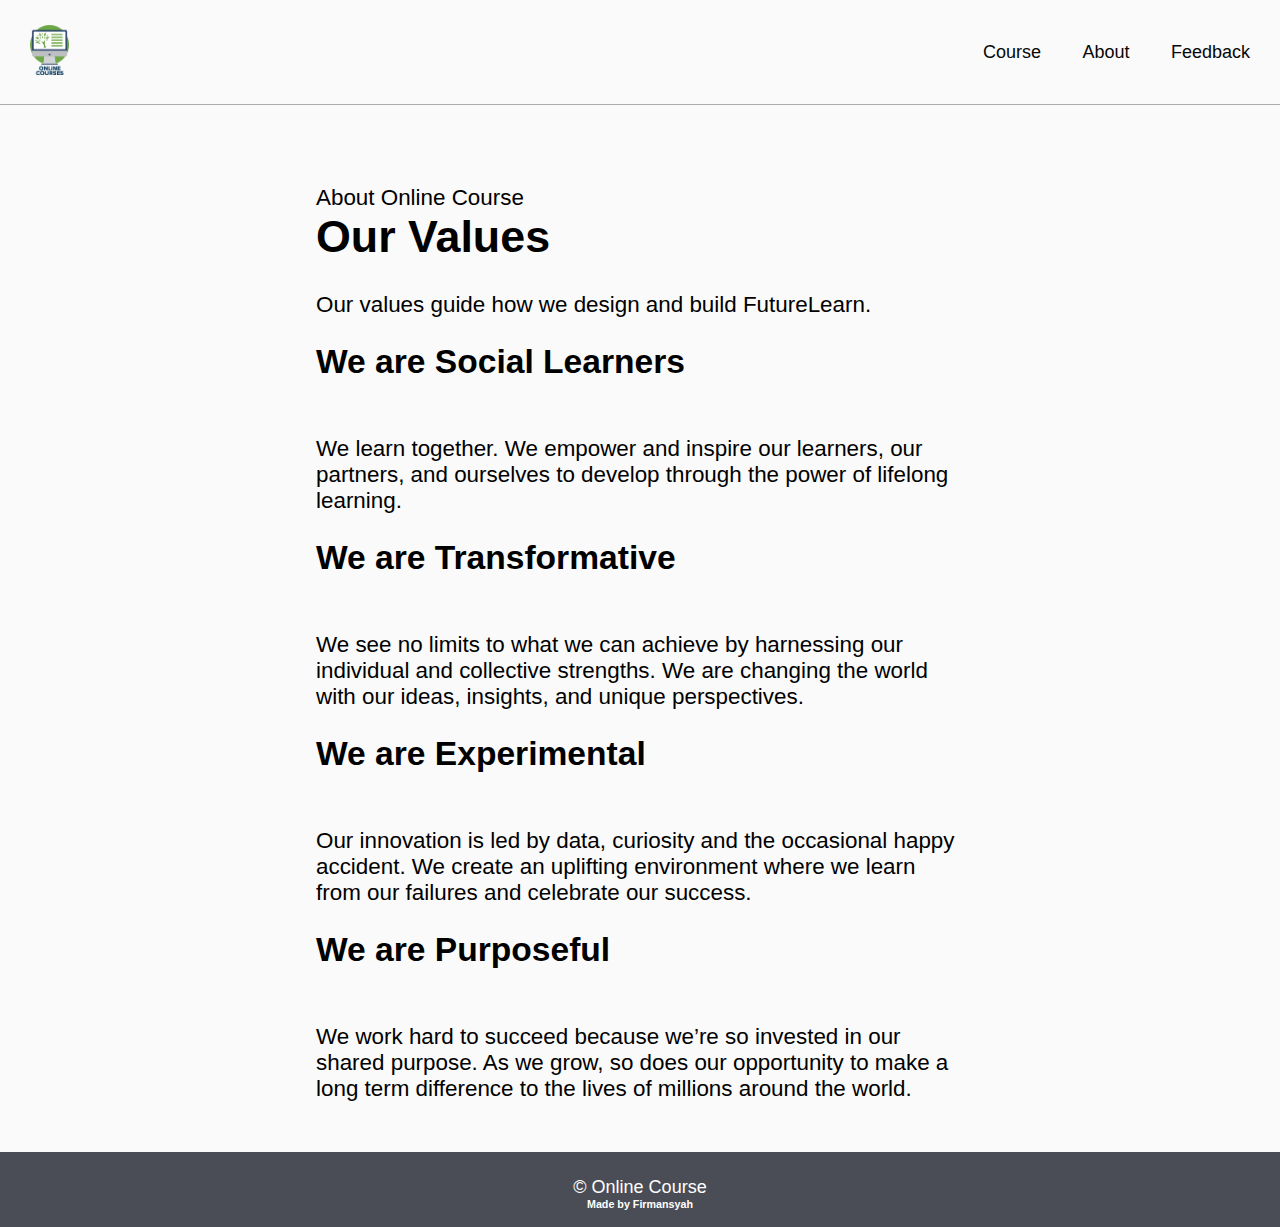
<file: html/about.html>
<!DOCTYPE html>
<html lang="en">
  <head>
    <meta charset="UTF-8" />
    <meta name="viewport" content="width=device-width, initial-scale=1.0" />
    <title>Tugas Desain dan Pemrograman Web </title>
    <link rel="stylesheet" href="../css/about.css" />
    
    <!--[if lt IE 9]>
    <script src="http://html5shiv.googlecode.com/svn/trunk/html5.js"></script>
    <![endif]-->
  </head>
  <body>
    <nav>
      <div class="menu">
        <a class="logo" href="../index.html" >
          <img src="../image/logocourse.png" alt="Logo course" widh="50" height="50"> 
        </a>
        <ul>
          <li><a href="allcourse.html">Course</a></li>
          <li><a href="about.html">About</a></li>
          <li><a href="feedback.html">Feedback</a></li>
        </ul>
       </div>
    </nav>
    <div class="main">   
      <section class="main-content">
          <article>
              <p>About Online Course</p>
              <h1>Our Values</h1>
              <p>Our values guide how we design and build FutureLearn.</p>
              <h2>We are Social Learners</h2>
              <p>We learn together. We empower and inspire our learners, our partners, and ourselves to develop through the power of lifelong learning.</p>
              <h2>We are Transformative</h2>
              <p>We see no limits to what we can achieve by harnessing our individual and collective strengths. We are changing the world with our ideas, insights, and unique perspectives.</p>
              <h2>We are Experimental</h2>
              <p>Our innovation is led by data, curiosity and the occasional happy accident. We create an uplifting environment where we learn from our failures and celebrate our success.</p>
              <h2>We are Purposeful</h2>
              <p>We work hard to succeed because we’re so invested in our shared purpose. As we grow, so does our opportunity to make a long term difference to the lives of millions around the world.</p>
        </article>

      </section>
    </div>
    <div class="footer">
      <p>&copy; Online Course</p>
      <h6>Made by Firmansyah</h6>
    </div>
  </body>
</file>
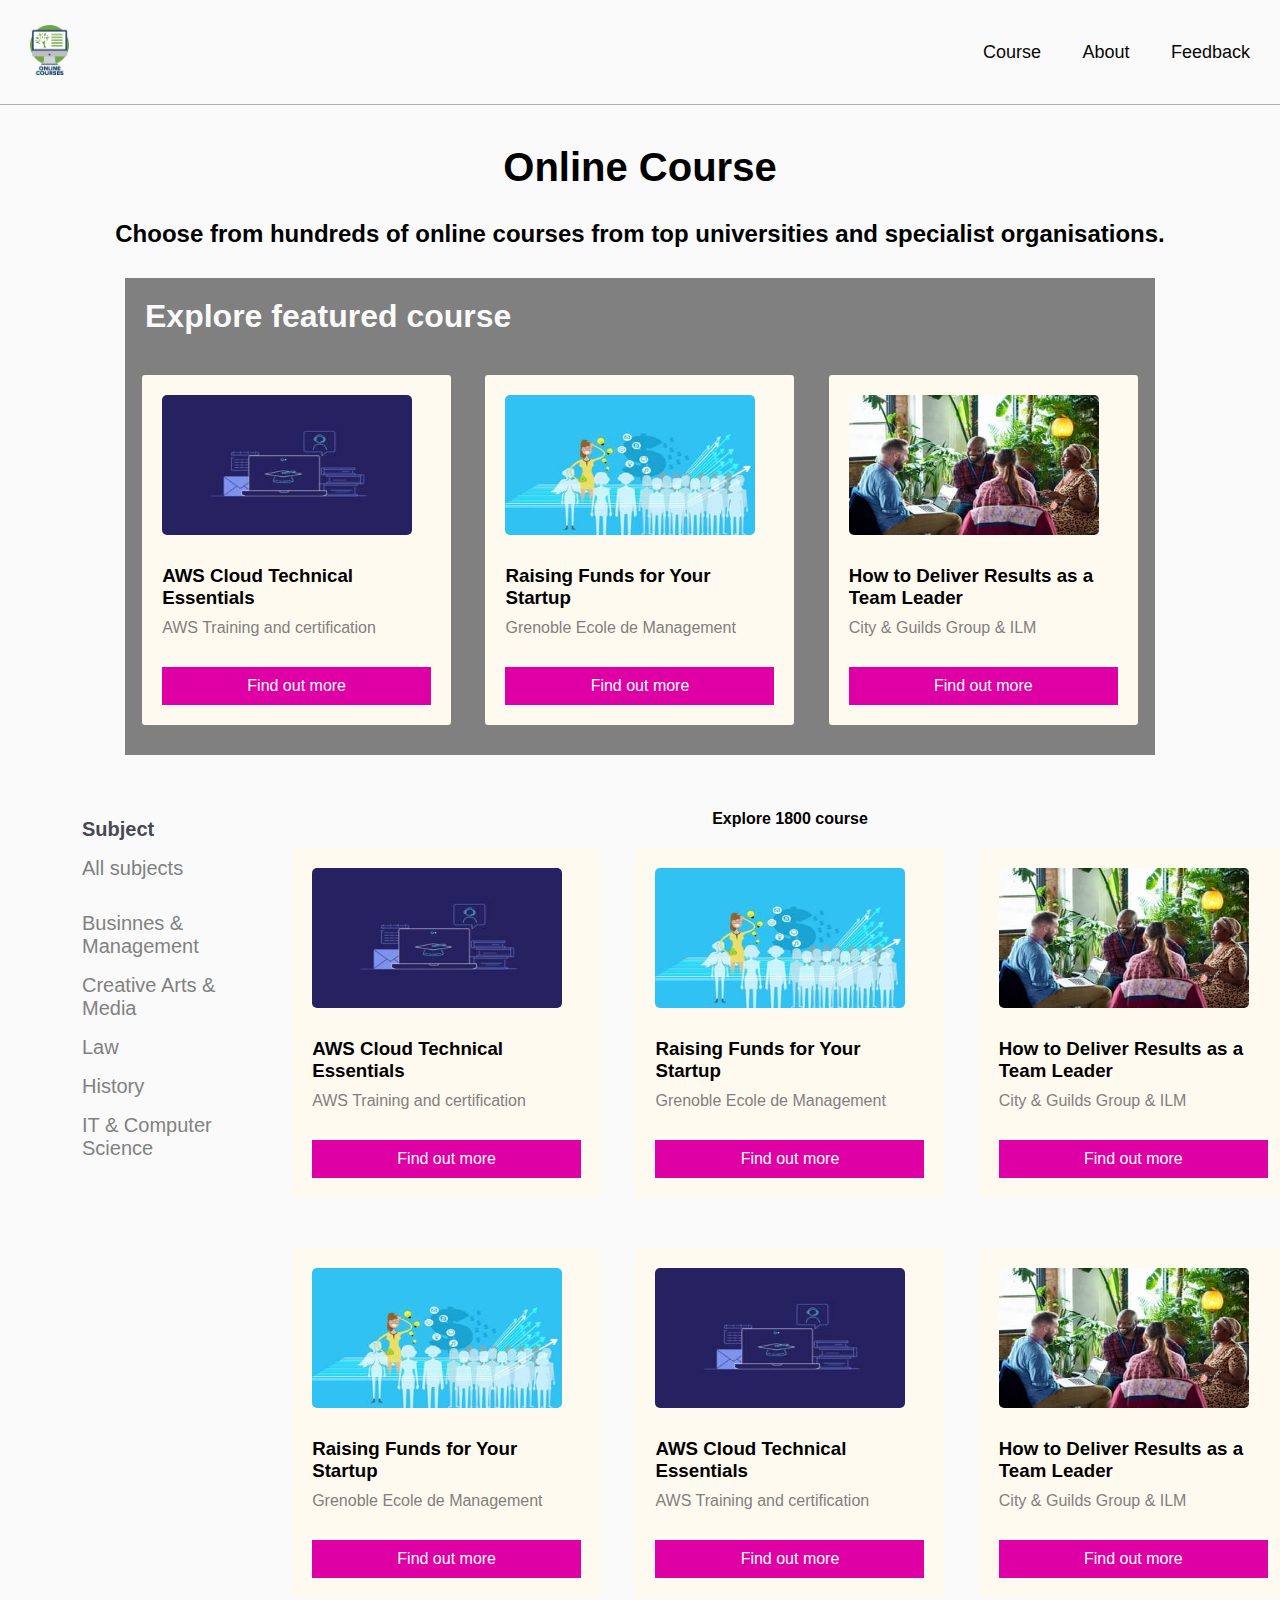
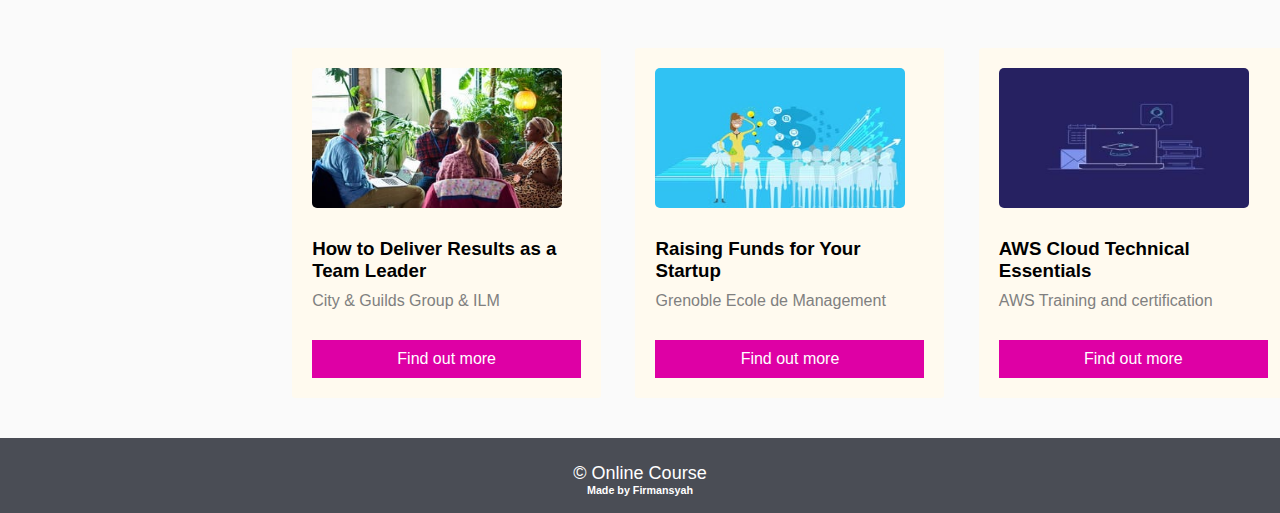
<file: html/allcourse.html>
<!DOCTYPE html>
<html lang="en">
  <head>
    <meta charset="UTF-8" />
    <meta name="viewport" content="width=device-width, initial-scale=1.0" />
    <title>Tugas Desain dan Pemrograman Web </title>
    <link rel="stylesheet" href="../css/allcourse.css" />
    
    <!--[if lt IE 9]>
    <script src="http://html5shiv.googlecode.com/svn/trunk/html5.js"></script>
    <![endif]-->
  </head>
  <body>
    <nav>
        <div class="menu">
          <a class="logo" href="../index.html" >
            <img src="../image/logocourse.png" alt="Logo course" widh="50" height="50"> 
          </a>
          <ul>
            <li><a href="allcourse.html">Course</a></li>
            <li><a href="about.html">About</a></li>
            <li><a href="feedback.html">Feedback</a></li>
          </ul>
        </div>
    </nav>
    <div class="main"> 
      <header>
          <h1>Online Course</h1>
          <h4>Choose from hundreds of online courses from top universities and specialist organisations.</h4>
          <div class="courses">
            <h1>Explore featured course</h1>
            <div class="box_courses">
              <div class="card">
                <a href="course.html" class="card1">
                  <img src="../image/aws.jpg" alt="aws" width="250px" height="140px" >
                  <div class="card-text">
                    <h3>AWS Cloud Technical Essentials</h3>
                    <p>AWS Training and certification</p>
                  </div>
                  <div class="block">
                    <p>Find out more</p>
                  </div>
                  
                </a>
                <a href="../html/pvj.html" class="card1">
                  <img src="../image/funds.jpg" alt="funds" width="250px" height="140px" >
                  <div class="card-text">
                    <h3>Raising Funds for Your Startup</h3>
                    <p>Grenoble Ecole de Management</p>
                  </div>
                  <div class="block">
                    <p>Find out more</p>
                  </div>
                </a>
                <a href="./html/tunjplaza.html" class="card1">
                  <img src="../image/teamleader.jpg" alt="teamleader" width="250px" height="140px" >
                  <div class="card-text">
                    <h3>How to Deliver Results as a Team Leader</h3>
                    <p>City & Guilds Group & ILM</p>
                  </div>
                  <div class="block">
                    <p>Find out more</p>
                  </div>
                </a>
              </div>

            </div>
          </div>
      </header>
      <div class="center">
        <div class="content">
            <div class="content1">
                <ul>
                    <h3 class="nav-title">Subject</h3>
                        <li><a href="#">All subjects</li>
                        <li><a href="#">Businnes & Management</a></li>
                        <li><a href="#">Creative Arts & Media</a></li>
                        <li><a href="#">Law</a></li>
                        <li><a href="#">History</a></li>
                        <li><a href="#">IT & Computer Science</a></li>
                </ul>
            </div>
        <div class="content2">
           <h4>Explore 1800 course</h4>
            <div class="box_courses">
                <div class="card">
                    <a href="course.html" class="card1">
                      <img src="../image/aws.jpg" alt="aws" width="250px" height="140px" >
                      <div class="card-text">
                        <h3>AWS Cloud Technical Essentials</h3>
                        <p>AWS Training and certification</p>
                      </div>
                      <div class="block">
                        <p>Find out more</p>
                      </div>
                      
                    </a>
                    <a href="#" class="card1">
                      <img src="../image/funds.jpg" alt="funds" width="250px" height="140px" >
                      <div class="card-text">
                        <h3>Raising Funds for Your Startup</h3>
                        <p>Grenoble Ecole de Management</p>
                      </div>
                      <div class="block">
                        <p>Find out more</p>
                      </div>
                    </a>
                    <a href="#" class="card1">
                      <img src="../image/teamleader.jpg" alt="teamleader" width="250px" height="140px" >
                      <div class="card-text">
                        <h3>How to Deliver Results as a Team Leader</h3>
                        <p>City & Guilds Group & ILM</p>
                      </div>
                      <div class="block">
                        <p>Find out more</p>
                      </div>
                    </a>
               </div>
               <div class="card">
                
                <a href="#" class="card1">
                  <img src="../image/funds.jpg" alt="funds" width="250px" height="140px" >
                  <div class="card-text">
                    <h3>Raising Funds for Your Startup</h3>
                    <p>Grenoble Ecole de Management</p>
                  </div>
                  <div class="block">
                    <p>Find out more</p>
                  </div>
                </a>
                <a href="course.html" class="card1">
                  <img src="../image/aws.jpg" alt="aws" width="250px" height="140px" >
                  <div class="card-text">
                    <h3>AWS Cloud Technical Essentials</h3>
                    <p>AWS Training and certification</p>
                  </div>
                  <div class="block">
                    <p>Find out more</p>
                  </div>
                  
                </a>
                <a href="#" class="card1">
                  <img src="../image/teamleader.jpg" alt="teamleader" width="250px" height="140px" >
                  <div class="card-text">
                    <h3>How to Deliver Results as a Team Leader</h3>
                    <p>City & Guilds Group & ILM</p>
                  </div>
                  <div class="block">
                    <p>Find out more</p>
                  </div>
                </a>
               </div>

               <div class="card">

                 <a href="#" class="card1">
                  <img src="../image/teamleader.jpg" alt="teamleader" width="250px" height="140px" >
                  <div class="card-text">
                    <h3>How to Deliver Results as a Team Leader</h3>
                    <p>City & Guilds Group & ILM</p>
                  </div>
                  <div class="block">
                    <p>Find out more</p>
                  </div>
                </a>
                <a href="#" class="card1">
                  <img src="../image/funds.jpg" alt="funds" width="250px" height="140px" >
                  <div class="card-text">
                    <h3>Raising Funds for Your Startup</h3>
                    <p>Grenoble Ecole de Management</p>
                  </div>
                  <div class="block">
                    <p>Find out more</p>
                  </div>
                </a>
                <a href="course.html" class="card1">
                  <img src="../image/aws.jpg" alt="aws" width="250px" height="140px" >
                  <div class="card-text">
                    <h3>AWS Cloud Technical Essentials</h3>
                    <p>AWS Training and certification</p>
                  </div>
                  <div class="block">
                    <p>Find out more</p>
                  </div>
                  
                </a>
               
               </div>
            </div>
        </div>
      </div>
      </div>
      
    </div>
    <div class="footer">
      <p>&copy; Online Course</p>
      <h6>Made by Firmansyah</h6>
    </div>
  </body>
</file>
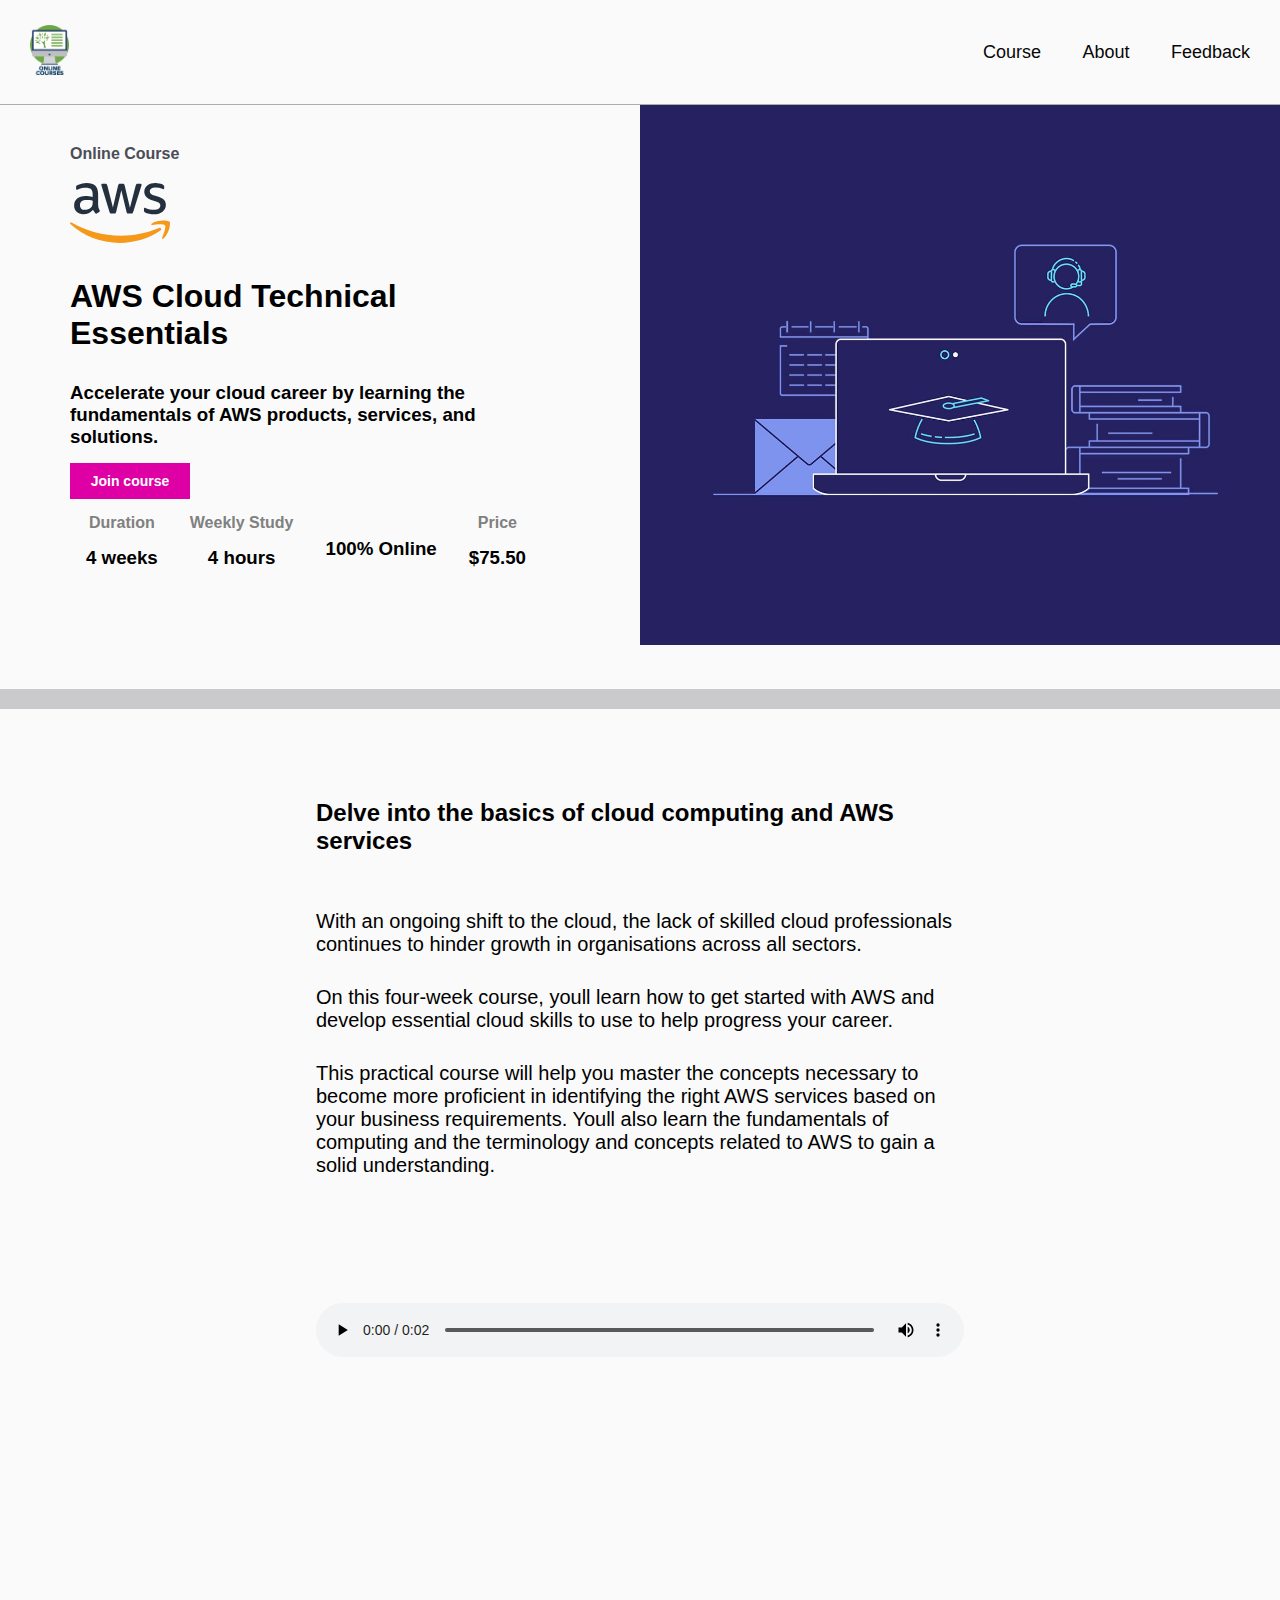
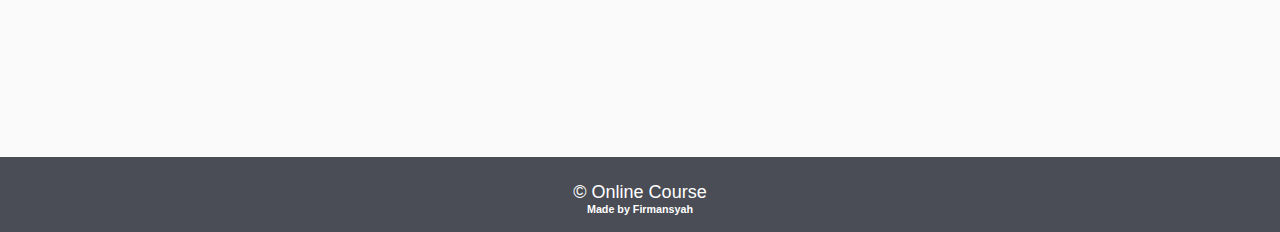
<file: html/course.html>
<!DOCTYPE html>
<html lang="en">
  <head>
    <meta charset="UTF-8" />
    <meta name="viewport" content="width=device-width, initial-scale=1.0" />
    <title>Tugas Desain dan Pemrograman Web </title>
    <link rel="stylesheet" href="../css/course.css" />
    
    <!--[if lt IE 9]>
    <script src="http://html5shiv.googlecode.com/svn/trunk/html5.js"></script>
    <![endif]-->
  </head>
  <body>
    <nav>
      <div class="menu">
        <a class="logo" href="../index.html" >
          <img src="../image/logocourse.png" alt="Logo course" widh="50" height="50"> 
        </a>
        <ul>
          <li><a href="allcourse.html">Course</a></li>
          <li><a href="about.html">About</a></li>
          <li><a href="feedback.html">Feedback</a></li>
        </ul>
       </div>
    </nav>
    <div class="main">   
      <header>
        <div class="header-content">
            <a href="#">Online Course</a>
            <img src="../image/logo_aws.svg" alt="logo_aws" height="100px" > 
            <h1>AWS Cloud Technical Essentials</h1>
            <h3>Accelerate your cloud career by learning the fundamentals of AWS products, services, and solutions.</h3>
            <div class="block">
                <p>Join course</p>
            </div>
            <div class="info">
                <div class="info-text">
                    <h4>Duration</h4>
                    <h3>4 weeks</h3>
                </div>
                <div class="info-text">
                    <h4>Weekly Study</h4>
                    <h3>4 hours</h3>
                </div>
                <div class="info-text">
                    <h3>100% Online</h3>
                </div>
                <div class="info-text">
                    <h4>Price</h4>
                    <h3>$75.50</h3>
                </div>
            </div>
        </div>
        <div class="header-image">
            <img src="../image/bg_aws.jpg" alt="bg_aws" width="100%">
        </div>
        
      </header>
      <div class="wall">
        <p>   </p>
      </div>
      <section class="main-content">
          <article>
              <h2>Delve into the basics of cloud computing and AWS services</h2>
              <p>With an ongoing shift to the cloud, the lack of skilled cloud professionals continues to hinder growth in organisations across all sectors.</p>
              <p>On this four-week course, youll learn how to get started with AWS and develop essential cloud skills to use to help progress your career.</p>
              <p>This practical course will help you master the concepts necessary to become more proficient in identifying the right AWS services based on your business requirements. Youll also learn the fundamentals of computing and the terminology and concepts related to AWS to gain a solid understanding.</p>
          </article>
          <video width="648px" controls>
            <source src="../video/Sea.mp4" type="video/mp4">
            <source src="../video/Sea.ogg" type="video/mp4">
            Your browser does not support the video tag.
          </video>
          <iframe width="648" height="400" src="https://www.youtube.com/embed/dQw4w9WgXcQ" title="YouTube video player" frameborder="0" allow="accelerometer; autoplay; clipboard-write; encrypted-media; gyroscope; picture-in-picture" allowfullscreen></iframe>
      </section>
    </div>
    <div class="footer">
      <p>&copy; Online Course</p>
      <h6>Made by Firmansyah</h6>
    </div>
  </body>
</file>
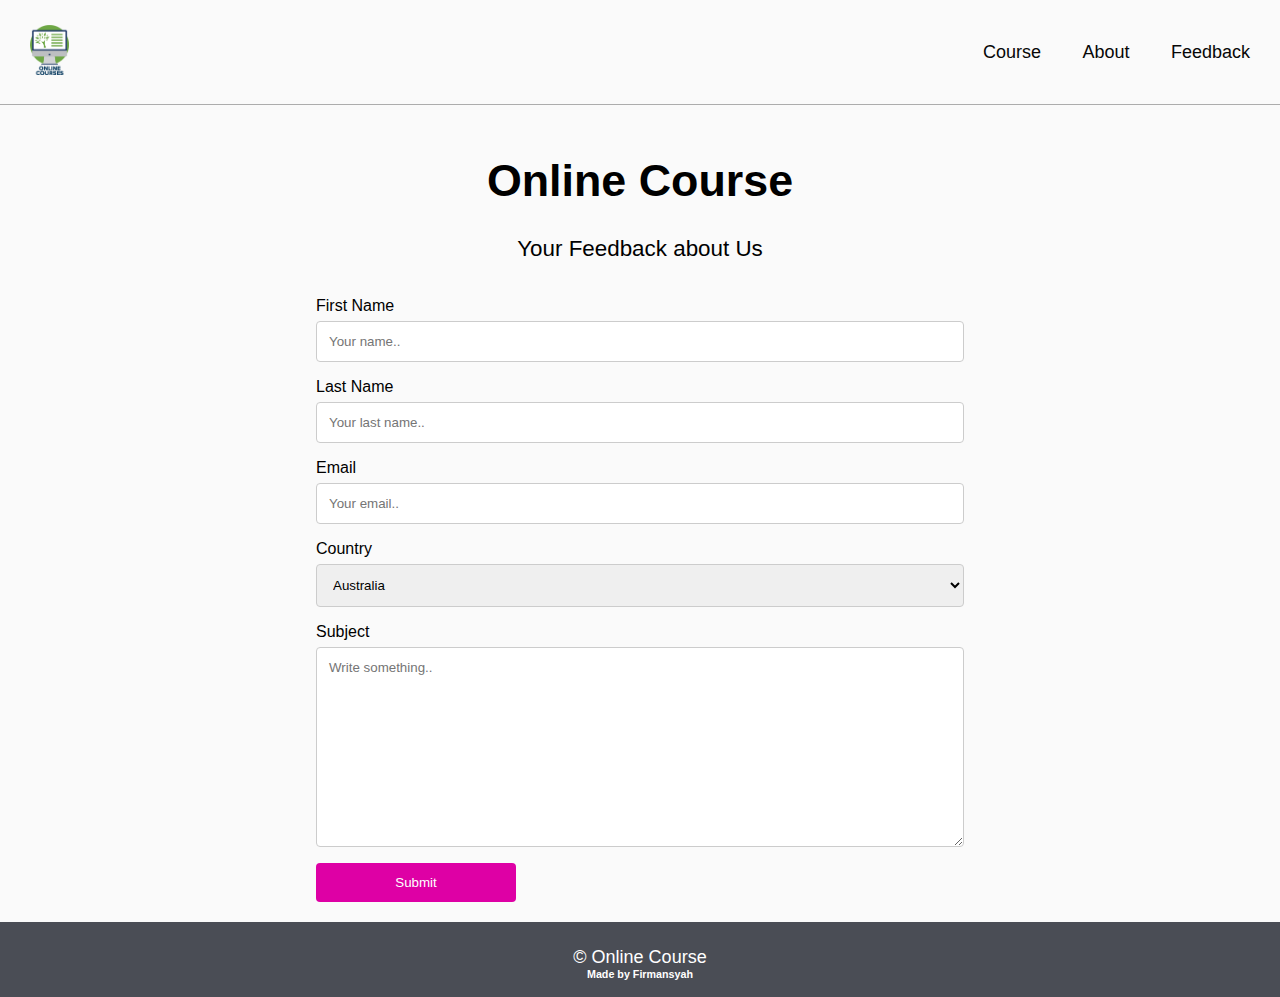
<file: html/feedback.html>
<!DOCTYPE html>
<html lang="en">
  <head>
    <meta charset="UTF-8" />
    <meta name="viewport" content="width=device-width, initial-scale=1.0" />
    <title>Tugas Desain dan Pemrograman Web </title>
    <link rel="stylesheet" href="../css/feedback.css" />
    
    <!--[if lt IE 9]>
    <script src="http://html5shiv.googlecode.com/svn/trunk/html5.js"></script>
    <![endif]-->
  </head>
  <body>
    <nav>
      <div class="menu">
        <a class="logo" href="../index.html" >
          <img src="../image/logocourse.png" alt="Logo course" widh="50" height="50"> 
        </a>
        <ul>
          <li><a href="allcourse.html">Course</a></li>
          <li><a href="about.html">About</a></li>
          <li><a href="feedback.html">Feedback</a></li>
        </ul>
       </div>
    </nav>
    <div class="main">   
      <section class="main-content">
          <article>
              <h1>Online Course</h1>
              <p>Your Feedback about Us</p>
              
        </article>
        <div class="container">
            <form action="thanks.html" method="post">
          
              <label for="fname">First Name</label>
              <input type="text" id="fname" name="firstname" placeholder="Your name.." required>
          
              <label for="lname">Last Name</label>
              <input type="text" id="lname" name="lastname" placeholder="Your last name.." required>

              <label for="email">Email</label>
              <input type="email" id="email" name="email" placeholder="Your email.." required>
          
              <label for="country">Country</label>
              <select id="country" name="country" required>
                <option value="australia">Australia</option>
                <option value="canada">Canada</option>
                <option value="usa">USA</option>
                <option value="indonesia">Indonesia</option>
              </select>
          
              <label for="subject">Subject</label>
              <textarea id="subject" name="subject" placeholder="Write something.." style="height:200px" required></textarea>
          
              <input type="submit" value="Submit">
          
            </form>
          </div>
        
      </section>
    </div>
    <div class="footer">
      <p>&copy; Online Course</p>
      <h6>Made by Firmansyah</h6>
    </div>
  </body>
</file>
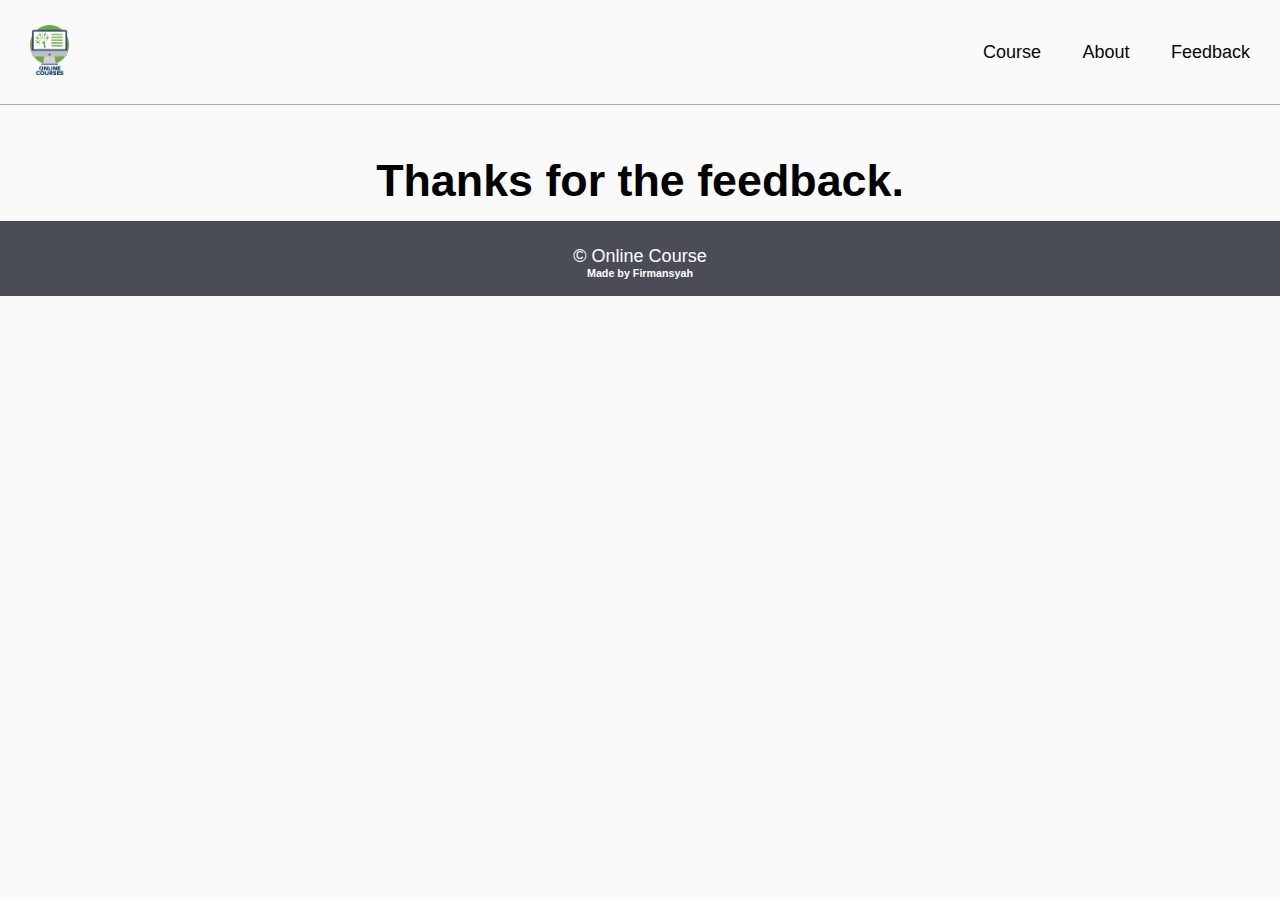
<file: html/thanks.html>
<!DOCTYPE html>
<html lang="en">
  <head>
    <meta charset="UTF-8" />
    <meta name="viewport" content="width=device-width, initial-scale=1.0" />
    <title>Tugas Desain dan Pemrograman Web </title>
    <link rel="stylesheet" href="../css/feedback.css" />
    
    <!--[if lt IE 9]>
    <script src="http://html5shiv.googlecode.com/svn/trunk/html5.js"></script>
    <![endif]-->
  </head>
  <body>
    <nav>
      <div class="menu">
        <a class="logo" href="../index.html" >
          <img src="../image/logocourse.png" alt="Logo course" widh="50" height="50"> 
        </a>
        <ul>
          <li><a href="allcourse.html">Course</a></li>
          <li><a href="about.html">About</a></li>
          <li><a href="feedback.html">Feedback</a></li>
        </ul>
       </div>
    </nav>
    <div class="main">   
      <section class="main-content">
          <article>
              <h1>Thanks for the feedback.</h1>
        </article>
        
      </section>
    </div>
    <div class="footer">
      <p>&copy; Online Course</p>
      <h6>Made by Firmansyah</h6>
    </div>
  </body>
</file>
<file: css/about.css>
*{
    margin: 0;
    padding: 0;
    box-sizing: border-box;
    font-family: 'Quicksand',sans-serif;
  }
  
  body{
      background-color: #fafafa;
      margin: 0px;
  }
  
  nav{
      position: relative;
      background: #fafafa;
      width: 100%;
      padding: 15px 0;
      z-index: 100;
      border-bottom: 1px solid rgb(172, 172, 172);
    }
  nav .menu{
      
      margin-left: 5px;
      display: flex;
      align-items: center;
      justify-content: space-between;
      padding: 0 15px;
      
    }
  
  .menu .logo{
      padding: 10px;
  }
  .menu ul li{
      display: inline-flex;
      list-style: none;
      margin-left: 7px;
  }
  
  
    
  .menu ul li a{
      text-decoration: none;
      color: rgb(7, 7, 7);
      font-size: 18px;
      font-weight: 500;
      padding: 8px 15px;
      border-radius: 5px;
  }
  
  .menu ul li a:hover{
      color: blue;
  }
  
 

  section{
      padding-top: 35px;
      display: flex;
      justify-content: center;
      align-items: center;
      flex-direction: column;
  }

  article{
    max-width: 648px;
    padding: 15px 0px;
    padding-bottom: 50px;
    display: flex;
    justify-content: flex-start;
    align-items: flex-start;
    flex-direction: column;
    font-size: 140%;
  }

  article h2{
    padding: 25px 0px;
  }

article h1{
    font-size: 200%;
}

  article p{
    padding-top: 30px;
  }

  
  .footer{
      background: #4a4d55;
      width: 100%;
      height: 75px;
      color: #fff;
  }
  
  .footer p{
      display: flex;
      justify-content: center;
      padding-top: 25px;
      align-items: center;
      font-size: 18px;
  }
  

  h6{
    text-align: center;
}
</file>
<file: css/allcourse.css>
*{
    margin: 0;
    padding: 0;
    box-sizing: border-box;
    font-family: 'Quicksand',sans-serif;
  }
  
  body{
      background-color: #fafafa;
      margin: 0px;
  }
  
  nav{
      position: relative;
      background: #fafafa;
      width: 100%;
      padding: 15px 0;
      z-index: 100;
      border-bottom: 1px solid rgb(172, 172, 172);
    }
  nav .menu{
      
      margin-left: 5px;
      display: flex;
      align-items: center;
      justify-content: space-between;
      padding: 0 15px;
      
    }
  
  .menu .logo{
      padding: 10px;
  }
  .menu ul li{
      display: inline-flex;
      list-style: none;
      margin-left: 7px;
  }
  
  
    
  .menu ul li a{
      text-decoration: none;
      color: rgb(7, 7, 7);
      font-size: 18px;
      font-weight: 500;
      padding: 8px 15px;
      border-radius: 5px;
  }
  
  .menu ul li a:hover{
      color: blue;
  }
  
  
  header{
    display: flex;
    flex-direction: column;
    justify-content: center;
    align-items: center;
    padding: 10px;
  }

  header h1{
      font-size: 250%;
      padding-top: 30px;
  }
  header h4{
      font-size: 150%;
      padding: 30px 0px;

  }

  .center{
      padding-top: 35px;
      display: flex;
      justify-content: center;
  }

  .content{
    display: grid;
    grid-template-columns: 250px 900px;
    grid-template-rows: 1fr;
    grid-column-gap: 50px;
    grid-row-gap: 0px;
   }
  
  .content1, .content2{
      display: flex;
      flex-direction: column;
      justify-content: flex-start;
      align-items: center;
      padding: 10px;
  
  }
  
  .content1{
      justify-content: space-between;
      height: 600px;
  }

  
  .box1{
      display: flex;
      justify-content: center;
      flex-direction: column;
      align-items: center;
      padding: 5px;
      margin: 0;
      
  }
  
  .box1 .blok{
      display: grid;
      grid-template-columns: repeat(3, 350px);
      grid-template-rows: repeat(3, 120px);
      grid-column-gap: 25px;
      grid-row-gap: 10px;
          
  }
  .blok-center p{
      padding-top: 15px;
      color: #474952;
  }
  .box1 h2{
      padding: 30px;
  }
  
  .blok .blok-center{
      display: flex;
      flex-direction: column;
  }
  
  a{
      text-decoration: none;
  }
  
  
  
  .card{
      display: flex;
      justify-content: space-around;
      width: 1030px;
      height: 400px;
      flex-direction: row;
      padding-top: 20px;
  }
  
  .card a{
      text-decoration: none;
      color: black;
  }
  
  .card1{
      display: flex;
      justify-content: flex-start;
      flex-direction: column;
      align-items:flex-start;
      background-color: rgb(255, 250, 239);
      width: 30%;
      height: 350px;
      padding: 20px;
      border-radius: 3px;
      transition-duration: 0.4s;
  
  }
  .card1:hover{
      background-color: #ededee;
      transform: scale(1.005);
  }
  
  .card1 p{
      text-align: justify;
  }
  .card1 img{
      border-radius: 5px;
      
  }
  
  .card-text {
      padding-top: 30px;
  }
  .card-text p{
      padding-top: 10px;
      padding-bottom: 30px;
      color: gray;
  }
  
  .block{
      background-color: #de00a5;
      border: none;
      color: white;
      padding: 10px 30px;
      text-align: center;
      width: 269px;
      text-decoration: none;
      display: flex;
      justify-content: center;
      font-size: 16px;
      font-weight: 500;
      transition-duration: 0.4s;
  
  }
  
  .block:hover{
      background-color:#5000e2 ;
  }
  
  
  
  .courses{
      background-color: gray;
      display: flex;
      flex-direction: column;
      justify-content: center;
      align-items: flex-start;
      
  }
  
  .courses h1{
      color: #fafafa;
      padding: 20px;
      font-size: 32px;
  }

  .content1 ul li{
      list-style: none;
  }
  .content1 ul li a, .nav-title{
    padding: 8px 8px 8px 32px;
    text-decoration: none;
    font-size: 20px;
    color: #818181;
    display: block;
  }

  .content1 ul li a:hover{
    
    color: #5000e2;

  }


  .nav-title{
      color: #474952;
  }
  
  .footer{
      background: #4a4d55;
      width: 100%;
      height: 75px;
      color: #fff;
  }
  
  .footer p{
      display: flex;
      justify-content: center;
      padding-top: 25px;
      align-items: center;
      font-size: 18px;
  }

  h6{
      text-align: center;
  }
</file>
<file: css/course.css>
*{
    margin: 0;
    padding: 0;
    box-sizing: border-box;
    font-family: 'Quicksand',sans-serif;
  }
  
  body{
      background-color: #fafafa;
      margin: 0px;
  }
  
  nav{
      position: relative;
      background: #fafafa;
      width: 100%;
      padding: 15px 0;
      z-index: 100;
      border-bottom: 1px solid rgb(172, 172, 172);
    }
  nav .menu{
      
      margin-left: 5px;
      display: flex;
      align-items: center;
      justify-content: space-between;
      padding: 0 15px;
      
    }
  
  .menu .logo{
      padding: 10px;
  }
  .menu ul li{
      display: inline-flex;
      list-style: none;
      margin-left: 7px;
  }
  
  
    
  .menu ul li a{
      text-decoration: none;
      color: rgb(7, 7, 7);
      font-size: 18px;
      font-weight: 500;
      padding: 8px 15px;
      border-radius: 5px;
  }
  
  .menu ul li a:hover{
      color: blue;
  }
  
  header{
      display: flex;
      flex-wrap: wrap;
      justify-content: space-between;
      flex-direction: row;
      width: 100%;
  }

  header .header-content{
      display: flex;
      flex-direction: column;
      justify-content: flex-start;
      align-items: flex-start;
      width: 40%;
      margin: 0px 50px 50px;
      padding: 40px 20px;
  }
  
  .header-content a{
      text-decoration: none;
      color:#4a4d55;
      font-weight: 600;
  }

  .header-content img{
      padding: 20px 0px;
  }

  .header-content h1, .header-content h3{
    padding: 15px 0px;
  }

  .header-image{
      width: 50%;
  }


  .block{
    background-color: #de00a5;
    border: none;
    color: white;
    padding: 10px 10px;
    width: 120px;
    text-decoration: none;
    display: flex;
    justify-content: center;
    font-size: 14px;
    font-weight: 600;
    transition-duration: 0.4s;

  }

  .block:hover{
      background-color:#5000e2 ;
  }

  .info{
      padding: 15px 0px;
      width: 100%;
      height: 300%;
      display: flex;
      flex-direction: row;
      justify-content: space-around;
      align-items: center;

  }
  

  .info-text{
    text-align: center;
  }

  .info-text h4{
    color: gray;
  }

  .info-text h3{
      padding: 15px 0px;
  }

  .wall{
      background-color: #cacacc;
      height: 20px;
  }

  section{
      padding-top: 35px;
      display: flex;
      justify-content: center;
      align-items: center;
      flex-direction: column;
  }

  article{
    max-width: 648px;
    padding: 30px 0px;
    display: flex;
    justify-content: center;
    align-items: center;
    flex-direction: column;
  }

  article h2{
    padding: 25px 0px;
  }

  article p{
    font-size: 20px;
    padding-top: 30px;
  }

  iframe{
      padding: 15px 0;
  }
  .footer{
      background: #4a4d55;
      width: 100%;
      height: 75px;
      color: #fff;
  }
  
  .footer p{
      display: flex;
      justify-content: center;
      padding-top: 25px;
      align-items: center;
      font-size: 18px;
  }
  

  h6{
    text-align: center;
}
</file>
<file: css/feedback.css>
*{
    margin: 0;
    padding: 0;
    box-sizing: border-box;
    font-family: 'Quicksand',sans-serif;
  }
  
  body{
      background-color: #fafafa;
      margin: 0px;
  }
  
  nav{
      position: relative;
      background: #fafafa;
      width: 100%;
      padding: 15px 0;
      z-index: 100;
      border-bottom: 1px solid rgb(172, 172, 172);
    }
  nav .menu{
      
      margin-left: 5px;
      display: flex;
      align-items: center;
      justify-content: space-between;
      padding: 0 15px;
      
    }
  
  .menu .logo{
      padding: 10px;
  }
  .menu ul li{
      display: inline-flex;
      list-style: none;
      margin-left: 7px;
  }
  
  
    
  .menu ul li a{
      text-decoration: none;
      color: rgb(7, 7, 7);
      font-size: 18px;
      font-weight: 500;
      padding: 8px 15px;
      border-radius: 5px;
  }
  
  .menu ul li a:hover{
      color: blue;
  }
  
 

  section{
      padding-top: 35px;
      display: flex;
      justify-content: center;
      align-items: center;
      flex-direction: column;
  }

  article{
    max-width: 648px;
    padding: 15px 0px;
    display: flex;
    justify-content: center;
    align-items: center;
    flex-direction: column;
    font-size: 140%;
  }

  article h2{
    padding: 25px 0px;
  }

article h1{
    font-size: 200%;
}

  article p{
    padding-top: 30px;
  }

  form{
      display: flex;
      flex-direction: column;
  }
  
  input[type=text], input[type=email], select, textarea {
    width: 648px; 
    padding: 12px; 
    border: 1px solid #ccc; 
    border-radius: 4px;
    box-sizing: border-box; 
    margin-top: 6px; 
    margin-bottom: 16px; 
    resize: vertical 
  }
  

  
  input[type=submit] {
    
    background-color: #de00a5;
    width: 200px;
    color: white;
    padding: 12px 20px;
    border: none;
    border-radius: 4px;
    cursor: pointer;
    transition-duration: 0.4s;
  }
  
  
  input[type=submit]:hover {
    background-color: #5000e2;
  }
  
 
  .container {
    border-radius: 5px;
    background-color: #fafafa;
    padding: 20px;
  }
  
  .footer{
      background: #4a4d55;
      width: 100%;
      height: 75px;
      color: #fff;
  }

  .footer p{
      display: flex;
      justify-content: center;
      padding-top: 25px;
      align-items: center;
      font-size: 18px;
  }
  

  h6{
    text-align: center;
}
</file>
